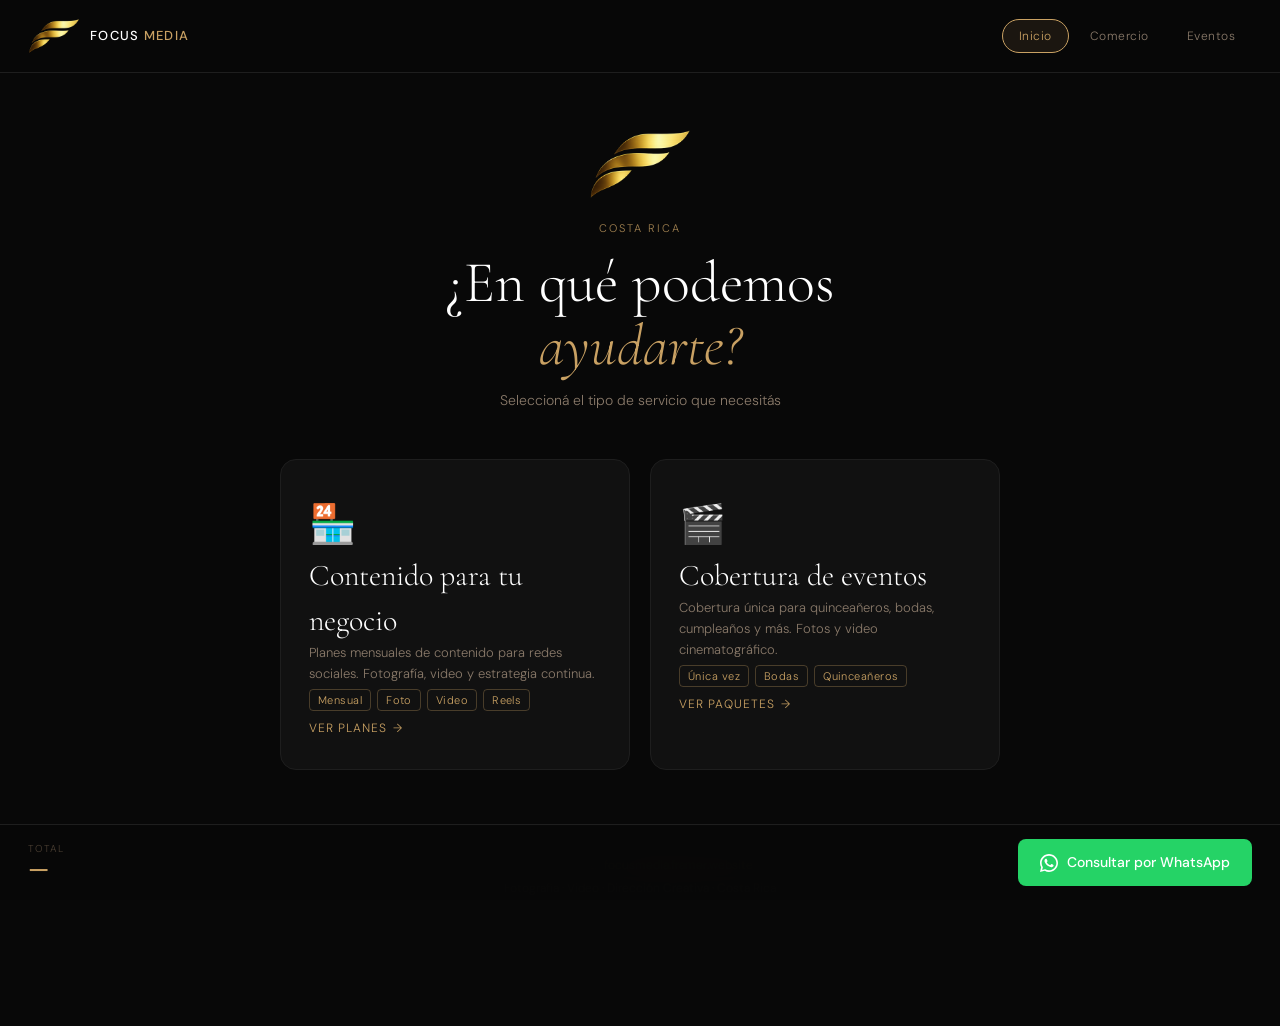
<file: index.html>
<!DOCTYPE html>
<html lang="es">
<head>
<meta charset="UTF-8">
<meta name="viewport" content="width=device-width,initial-scale=1">
<title>Inicio — Focus Media</title>
<meta name="description" content="Focus Media · Propuestas audiovisuales · Costa Rica">
<link rel="preconnect" href="https://fonts.googleapis.com">
<link rel="preconnect" href="https://fonts.gstatic.com" crossorigin>
<link href="https://fonts.googleapis.com/css2?family=Cormorant+Garamond:ital,wght@0,300;0,400;0,500;1,300;1,400&family=DM+Sans:wght@300;400;500&display=swap" rel="stylesheet">
<link rel="stylesheet" href="assets/style.css">
</head>
<body>
<!-- NAV -->
<nav class="nav">
  <a class="nav-brand" href="index.html"><img id="nav-logo-img" src="" alt="Focus Media" /><span class="nav-logo-text">FOCUS <span>MEDIA</span></span></a>
  <div class="nav-links">
    <a class="nav-btn" id="nav-index"    href="index.html">Inicio</a>
    <a class="nav-btn" id="nav-comercio" href="comercio.html">Comercio</a>
    <a class="nav-btn" id="nav-eventos"  href="eventos.html">Eventos</a>
  </div>
</nav>

<main class="section active">
  <div class="index-wrap">
    <div class="index-header">
      <div class="nav-brand" style="justify-content:center;margin-bottom:20px;cursor:default;pointer-events:none">
        <img src="" id="hero-logo-img" alt="Focus Media" style="height:72px;width:auto" />
      </div>
      <span class="eyebrow">Costa Rica</span>
      <h1>¿En qué podemos<br><em style="color:var(--accent)">ayudarte?</em></h1>
      <p>Seleccioná el tipo de servicio que necesitás</p>
    </div>
    <div class="selector-grid">
      <a class="sel-card" href="comercio.html" style="text-decoration:none;color:inherit;display:block">
        <div class="sel-icon">🏪</div>
        <div class="sel-title">Contenido para tu negocio</div>
        <div class="sel-desc">Planes mensuales de contenido para redes sociales. Fotografía, video y estrategia continua.</div>
        <div class="sel-tags">
          <span class="sel-tag">Mensual</span>
          <span class="sel-tag">Foto</span>
          <span class="sel-tag">Video</span>
          <span class="sel-tag">Reels</span>
        </div>
        <div class="sel-arrow">Ver planes <span>→</span></div>
      </a>
      <a class="sel-card" href="eventos.html" style="text-decoration:none;color:inherit;display:block">
        <div class="sel-icon">🎬</div>
        <div class="sel-title">Cobertura de eventos</div>
        <div class="sel-desc">Cobertura única para quinceañeros, bodas, cumpleaños y más. Fotos y video cinematográfico.</div>
        <div class="sel-tags">
          <span class="sel-tag">Única vez</span>
          <span class="sel-tag">Bodas</span>
          <span class="sel-tag">Quinceañeros</span>
        </div>
        <div class="sel-arrow">Ver paquetes <span>→</span></div>
      </a>
    </div>
  </div>
  <div class="page-footer" style="margin-top:0">
    <p>
      Focus Media · <a href="https://focusmedia.framer.website" target="_blank">focusmedia.framer.website</a><br>
      Fotografía · Video · Dirección Creativa · Costa Rica
    </p>
  </div>

<!-- ══════════════════════════════════════════════════════
     SECCIÓN: COMERCIO
══════════════════════════════════════════════════════════ -->
</main>

<div class="sticky-footer" id="sticky">
  <div class="sf-total">
    <div class="sf-label">Total</div>
    <div class="sf-amount" id="sf-amount">—</div>
    <div class="sf-sub" id="sf-sub"></div>
  </div>
  <div class="sf-actions">
    <label class="iva-wrap" id="iva-wrap">
      <input type="checkbox" class="iva-check" id="iva-check" onchange="toggleIva()">
      <span>+ IVA (13%)</span>
    </label>
    <button class="img-btn" id="img-btn" onclick="generateQuoteImage()">
      <svg viewBox="0 0 24 24" fill="none" stroke="currentColor" stroke-width="2" stroke-linecap="round" stroke-linejoin="round">
        <rect x="3" y="3" width="18" height="18" rx="2"/><circle cx="8.5" cy="8.5" r="1.5"/>
        <polyline points="21 15 16 10 5 21"/>
      </svg>
      Generar imagen
    </button>
    <a class="wa-btn" id="wa-btn" href="#" target="_blank">
      <svg viewBox="0 0 24 24" fill="currentColor">
        <path d="M17.472 14.382c-.297-.149-1.758-.867-2.03-.967-.273-.099-.471-.148-.67.15-.197.297-.767.966-.94 1.164-.173.199-.347.223-.644.075-.297-.15-1.255-.463-2.39-1.475-.883-.788-1.48-1.761-1.653-2.059-.173-.297-.018-.458.13-.606.134-.133.298-.347.446-.52.149-.174.198-.298.298-.497.099-.198.05-.371-.025-.52-.075-.149-.669-1.612-.916-2.207-.242-.579-.487-.5-.669-.51-.173-.008-.371-.01-.57-.01-.198 0-.52.074-.792.372-.272.297-1.04 1.016-1.04 2.479 0 1.462 1.065 2.875 1.213 3.074.149.198 2.096 3.2 5.077 4.487.709.306 1.262.489 1.694.625.712.227 1.36.195 1.871.118.571-.085 1.758-.719 2.006-1.413.248-.694.248-1.289.173-1.413-.074-.124-.272-.198-.57-.347z"/>
        <path d="M12 0C5.373 0 0 5.373 0 12c0 2.117.549 4.105 1.514 5.83L0 24l6.335-1.652A11.954 11.954 0 0012 24c6.627 0 12-5.373 12-12S18.627 0 12 0zm0 21.818a9.818 9.818 0 01-5.003-1.37l-.359-.213-3.759.98.999-3.648-.234-.374A9.782 9.782 0 012.182 12C2.182 6.57 6.57 2.182 12 2.182S21.818 6.57 21.818 12 17.43 21.818 12 21.818z"/>
      </svg>
      Consultar por WhatsApp
    </a>
  </div>
</div>


<script src="assets/app.js"></script>
</body>
</html>
</file>
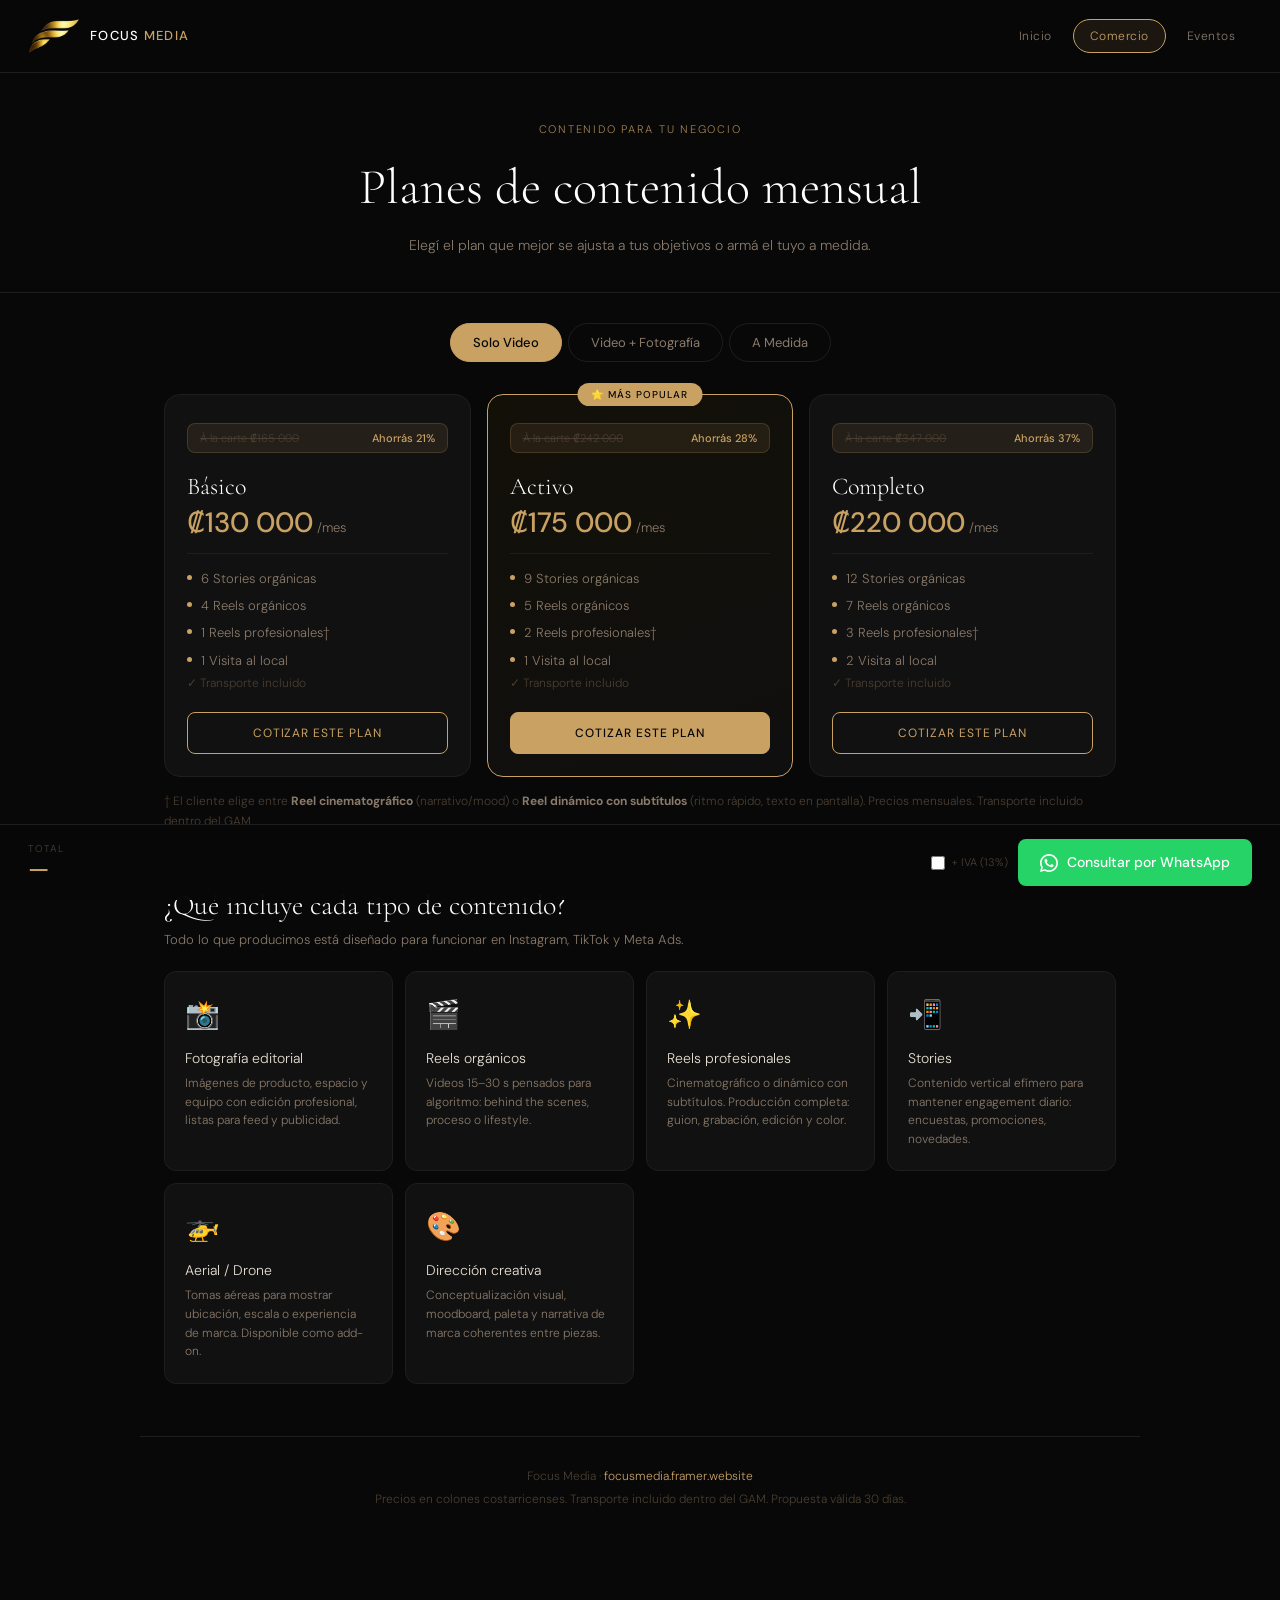
<file: comercio.html>
<!DOCTYPE html>
<html lang="es">
<head>
<meta charset="UTF-8">
<meta name="viewport" content="width=device-width,initial-scale=1">
<title>Comercio — Focus Media</title>
<meta name="description" content="Focus Media · Propuestas audiovisuales · Costa Rica">
<link rel="preconnect" href="https://fonts.googleapis.com">
<link rel="preconnect" href="https://fonts.gstatic.com" crossorigin>
<link href="https://fonts.googleapis.com/css2?family=Cormorant+Garamond:ital,wght@0,300;0,400;0,500;1,300;1,400&family=DM+Sans:wght@300;400;500&display=swap" rel="stylesheet">
<link rel="stylesheet" href="assets/style.css">
</head>
<body>
<!-- NAV -->
<nav class="nav">
  <a class="nav-brand" href="index.html"><img id="nav-logo-img" src="" alt="Focus Media" /><span class="nav-logo-text">FOCUS <span>MEDIA</span></span></a>
  <div class="nav-links">
    <a class="nav-btn" id="nav-index"    href="index.html">Inicio</a>
    <a class="nav-btn" id="nav-comercio" href="comercio.html">Comercio</a>
    <a class="nav-btn" id="nav-eventos"  href="eventos.html">Eventos</a>
  </div>
</nav>

<main class="section active">
  <div class="page-header">
    <span class="eyebrow" style="font-size:11px;letter-spacing:.16em;text-transform:uppercase;color:var(--accent);opacity:.8;display:block;margin-bottom:12px">Contenido para tu negocio</span>
    <h1>Planes de contenido mensual</h1>
    <p>Elegí el plan que mejor se ajusta a tus objetivos o armá el tuyo a medida.</p>
  </div>

  <div class="tabs-wrap" id="comercio-tabs">
    <button class="tab-btn active" onclick="switchTab('video',this)" id="tb-video">Solo Video</button>
    <button class="tab-btn"        onclick="switchTab('foto',this)"  id="tb-foto">Video + Fotografía</button>
    <button class="tab-btn"        onclick="switchTab('builder',this)" id="tb-builder">A Medida</button>
  </div>

  <!-- TAB: Solo Video -->
  <div class="tab-panel active" id="tp-video">
    <div class="plans-outer">
      <div class="plans-grid" id="grid-video"></div>
    </div>
    <p class="plans-nota" id="nota-video"></p>
  </div>

  <!-- TAB: Video + Foto -->
  <div class="tab-panel" id="tp-foto">
    <div class="plans-outer">
      <div class="plans-grid" id="grid-foto"></div>
    </div>
    <p class="plans-nota" id="nota-foto"></p>
  </div>

  <!-- TAB: Builder -->
  <div class="tab-panel" id="tp-builder">
    <div class="builder-head">
      <h2>Armá tu plan</h2>
      <p>Ajustá la cantidad de cada servicio. Los precios mostrados son à la carte.</p>
    </div>
    <div class="builder-grid" id="builder-sliders"></div>
    <div class="tip-wrap"><div class="tip-box" id="tip-box"></div></div>
  </div>

  <!-- TIPOS DE CONTENIDO -->
  <div class="types-section">
    <div class="types-title">¿Qué incluye cada tipo de contenido?</div>
    <div class="types-sub">Todo lo que producimos está diseñado para funcionar en Instagram, TikTok y Meta Ads.</div>
    <div class="types-grid" id="types-grid"></div>
  </div>

  <div class="page-footer">
    <p>
      Focus Media · <a href="https://focusmedia.framer.website" target="_blank">focusmedia.framer.website</a><br>
      Precios en colones costarricenses. Transporte incluido dentro del GAM. Propuesta válida 30 días.
    </p>
  </div>

<!-- ══════════════════════════════════════════════════════
     SECCIÓN: EVENTOS
══════════════════════════════════════════════════════════ -->
</main>

<div class="sticky-footer" id="sticky">
  <div class="sf-total">
    <div class="sf-label">Total</div>
    <div class="sf-amount" id="sf-amount">—</div>
    <div class="sf-sub" id="sf-sub"></div>
  </div>
  <div class="sf-actions">
    <label class="iva-wrap" id="iva-wrap">
      <input type="checkbox" class="iva-check" id="iva-check" onchange="toggleIva()">
      <span>+ IVA (13%)</span>
    </label>
    <button class="img-btn" id="img-btn" onclick="generateQuoteImage()">
      <svg viewBox="0 0 24 24" fill="none" stroke="currentColor" stroke-width="2" stroke-linecap="round" stroke-linejoin="round">
        <rect x="3" y="3" width="18" height="18" rx="2"/><circle cx="8.5" cy="8.5" r="1.5"/>
        <polyline points="21 15 16 10 5 21"/>
      </svg>
      Generar imagen
    </button>
    <a class="wa-btn" id="wa-btn" href="#" target="_blank">
      <svg viewBox="0 0 24 24" fill="currentColor">
        <path d="M17.472 14.382c-.297-.149-1.758-.867-2.03-.967-.273-.099-.471-.148-.67.15-.197.297-.767.966-.94 1.164-.173.199-.347.223-.644.075-.297-.15-1.255-.463-2.39-1.475-.883-.788-1.48-1.761-1.653-2.059-.173-.297-.018-.458.13-.606.134-.133.298-.347.446-.52.149-.174.198-.298.298-.497.099-.198.05-.371-.025-.52-.075-.149-.669-1.612-.916-2.207-.242-.579-.487-.5-.669-.51-.173-.008-.371-.01-.57-.01-.198 0-.52.074-.792.372-.272.297-1.04 1.016-1.04 2.479 0 1.462 1.065 2.875 1.213 3.074.149.198 2.096 3.2 5.077 4.487.709.306 1.262.489 1.694.625.712.227 1.36.195 1.871.118.571-.085 1.758-.719 2.006-1.413.248-.694.248-1.289.173-1.413-.074-.124-.272-.198-.57-.347z"/>
        <path d="M12 0C5.373 0 0 5.373 0 12c0 2.117.549 4.105 1.514 5.83L0 24l6.335-1.652A11.954 11.954 0 0012 24c6.627 0 12-5.373 12-12S18.627 0 12 0zm0 21.818a9.818 9.818 0 01-5.003-1.37l-.359-.213-3.759.98.999-3.648-.234-.374A9.782 9.782 0 012.182 12C2.182 6.57 6.57 2.182 12 2.182S21.818 6.57 21.818 12 17.43 21.818 12 21.818z"/>
      </svg>
      Consultar por WhatsApp
    </a>
  </div>
</div>


<script src="assets/app.js"></script>
</body>
</html>
</file>
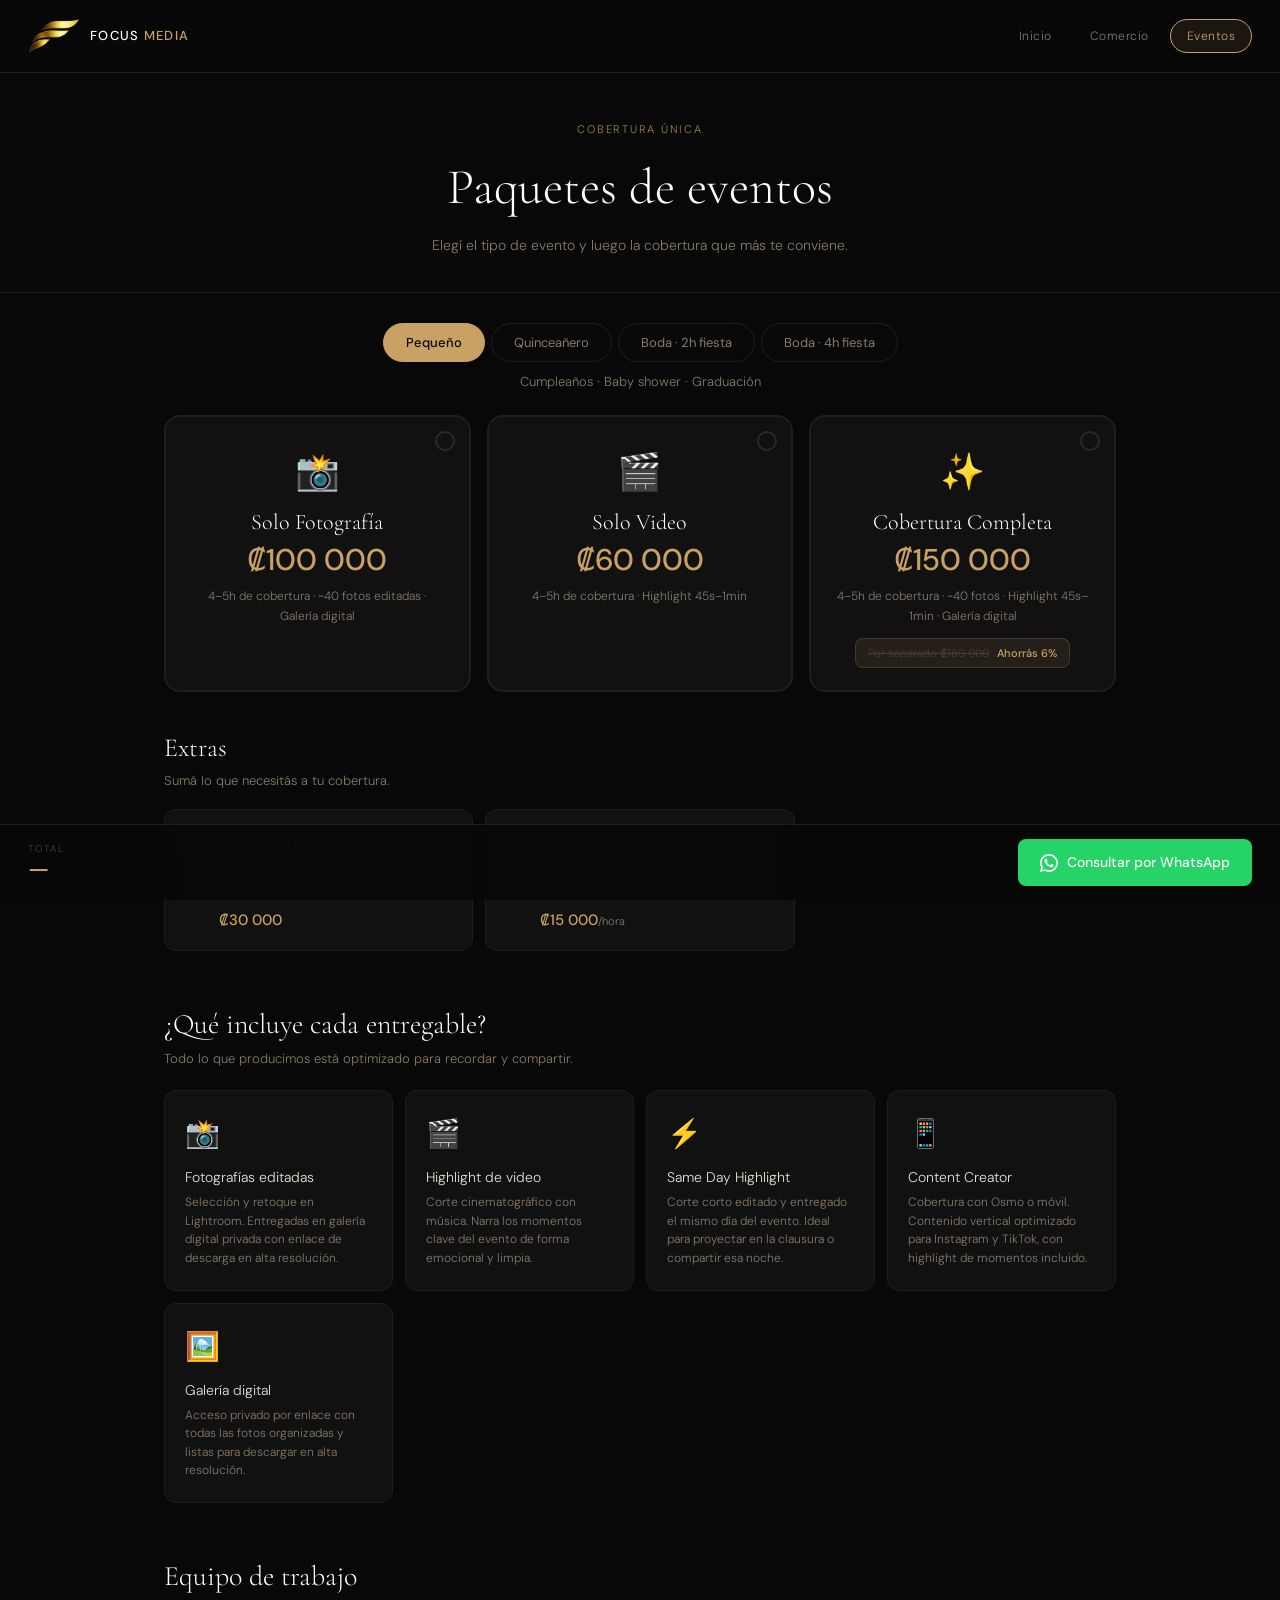
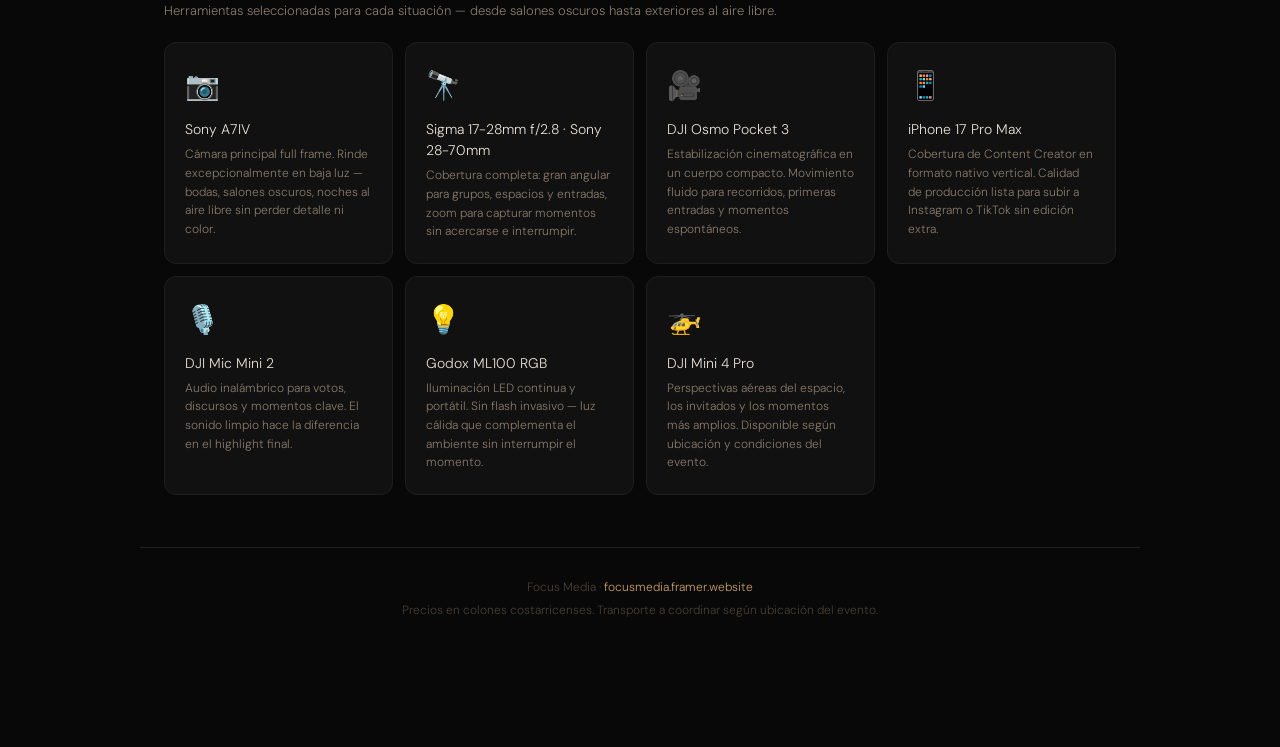
<file: eventos.html>
<!DOCTYPE html>
<html lang="es">
<head>
<meta charset="UTF-8">
<meta name="viewport" content="width=device-width,initial-scale=1">
<title>Eventos — Focus Media</title>
<meta name="description" content="Focus Media · Propuestas audiovisuales · Costa Rica">
<link rel="preconnect" href="https://fonts.googleapis.com">
<link rel="preconnect" href="https://fonts.gstatic.com" crossorigin>
<link href="https://fonts.googleapis.com/css2?family=Cormorant+Garamond:ital,wght@0,300;0,400;0,500;1,300;1,400&family=DM+Sans:wght@300;400;500&display=swap" rel="stylesheet">
<link rel="stylesheet" href="assets/style.css">
</head>
<body>
<!-- NAV -->
<nav class="nav">
  <a class="nav-brand" href="index.html"><img id="nav-logo-img" src="" alt="Focus Media" /><span class="nav-logo-text">FOCUS <span>MEDIA</span></span></a>
  <div class="nav-links">
    <a class="nav-btn" id="nav-index"    href="index.html">Inicio</a>
    <a class="nav-btn" id="nav-comercio" href="comercio.html">Comercio</a>
    <a class="nav-btn" id="nav-eventos"  href="eventos.html">Eventos</a>
  </div>
</nav>

<main class="section active">
  <div class="page-header">
    <span class="eyebrow" style="font-size:11px;letter-spacing:.16em;text-transform:uppercase;color:var(--accent);opacity:.8;display:block;margin-bottom:12px">Cobertura única</span>
    <h1>Paquetes de eventos</h1>
    <p>Elegí el tipo de evento y luego la cobertura que más te conviene.</p>
  </div>

  <!-- Event type tabs -->
  <div class="tabs-wrap" id="ev-tabs">
    <button class="tab-btn active" onclick="switchEventoType('pequeno',this)">Pequeño</button>
    <button class="tab-btn"        onclick="switchEventoType('quince',this)">Quinceañero</button>
    <button class="tab-btn"        onclick="switchEventoType('boda-2h',this)">Boda · 2h fiesta</button>
    <button class="tab-btn"        onclick="switchEventoType('boda-4h',this)">Boda · 4h fiesta</button>
  </div>

  <div class="ev-type-sub" id="ev-subtitle">Cumpleaños · Baby shower · Graduación</div>

  <div class="ev-tracks-outer">
    <div class="ev-track-grid" id="ev-tracks"></div>
  </div>

  <!-- ADD-ONS -->
  <div class="addons-section">
    <div class="addons-title">Extras</div>
    <div class="addons-sub">Sumá lo que necesitás a tu cobertura.</div>
    <div class="addons-grid" id="addons-grid"></div>
  </div>

  <!-- Content creator hours (oculto hasta seleccionar) -->
  <div class="cc-wrap" id="cc-wrap">
    <div class="cc-card">
      <div class="cc-left">
        <div class="cc-name">Content Creator — horas de cobertura</div>
        <div class="cc-note">₡15,000/hora · Osmo o móvil · cobertura + highlight de momentos importantes · mín 3h</div>
      </div>
      <div class="cc-right">
        <div class="cc-stepper">
          <button class="stp-btn" onclick="ccHours(-1)">−</button>
          <div class="stp-val" id="cc-h-val">3</div>
          <button class="stp-btn" onclick="ccHours(1)">+</button>
        </div>
        <div class="cc-total" id="cc-h-total">₡45,000</div>
      </div>
    </div>
  </div>

  <!-- TIPOS DE ENTREGABLE -->
  <div class="types-section" id="evento-types-section"></div>

  <!-- EQUIPO -->
  <div class="types-section" id="evento-gear-section"></div>

  <div class="page-footer">
    <p>
      Focus Media · <a href="https://focusmedia.framer.website" target="_blank">focusmedia.framer.website</a><br>
      Precios en colones costarricenses. Transporte a coordinar según ubicación del evento.
    </p>
  </div>

<!-- STICKY FOOTER -->
</main>

<div class="sticky-footer" id="sticky">
  <div class="sf-total">
    <div class="sf-label">Total</div>
    <div class="sf-amount" id="sf-amount">—</div>
    <div class="sf-sub" id="sf-sub"></div>
  </div>
  <div class="sf-actions">
    <label class="iva-wrap" id="iva-wrap">
      <input type="checkbox" class="iva-check" id="iva-check" onchange="toggleIva()">
      <span>+ IVA (13%)</span>
    </label>
    <button class="img-btn" id="img-btn" onclick="generateQuoteImage()">
      <svg viewBox="0 0 24 24" fill="none" stroke="currentColor" stroke-width="2" stroke-linecap="round" stroke-linejoin="round">
        <rect x="3" y="3" width="18" height="18" rx="2"/><circle cx="8.5" cy="8.5" r="1.5"/>
        <polyline points="21 15 16 10 5 21"/>
      </svg>
      Generar imagen
    </button>
    <a class="wa-btn" id="wa-btn" href="#" target="_blank">
      <svg viewBox="0 0 24 24" fill="currentColor">
        <path d="M17.472 14.382c-.297-.149-1.758-.867-2.03-.967-.273-.099-.471-.148-.67.15-.197.297-.767.966-.94 1.164-.173.199-.347.223-.644.075-.297-.15-1.255-.463-2.39-1.475-.883-.788-1.48-1.761-1.653-2.059-.173-.297-.018-.458.13-.606.134-.133.298-.347.446-.52.149-.174.198-.298.298-.497.099-.198.05-.371-.025-.52-.075-.149-.669-1.612-.916-2.207-.242-.579-.487-.5-.669-.51-.173-.008-.371-.01-.57-.01-.198 0-.52.074-.792.372-.272.297-1.04 1.016-1.04 2.479 0 1.462 1.065 2.875 1.213 3.074.149.198 2.096 3.2 5.077 4.487.709.306 1.262.489 1.694.625.712.227 1.36.195 1.871.118.571-.085 1.758-.719 2.006-1.413.248-.694.248-1.289.173-1.413-.074-.124-.272-.198-.57-.347z"/>
        <path d="M12 0C5.373 0 0 5.373 0 12c0 2.117.549 4.105 1.514 5.83L0 24l6.335-1.652A11.954 11.954 0 0012 24c6.627 0 12-5.373 12-12S18.627 0 12 0zm0 21.818a9.818 9.818 0 01-5.003-1.37l-.359-.213-3.759.98.999-3.648-.234-.374A9.782 9.782 0 012.182 12C2.182 6.57 6.57 2.182 12 2.182S21.818 6.57 21.818 12 17.43 21.818 12 21.818z"/>
      </svg>
      Consultar por WhatsApp
    </a>
  </div>
</div>


<script src="assets/app.js"></script>
</body>
</html>
</file>
<file: assets/style.css>
:root {
  --bg:         #080808;
  --surface:    #111111;
  --surface-2:  #161616;
  --border:     #1e1e1e;
  --border-lt:  #2a2a2a;
  --accent:     #C9A163;
  --accent-dim: rgba(201,161,99,.10);
  --hover:      rgba(201,161,99,.25);
  --text:       #e8e0d4;
  --muted:      #8a7a6a;
  --dim:        #4a3e32;
  --r-lg: 16px; --r: 12px; --r-sm: 8px; --r-pill: 40px;
}
*,*::before,*::after{box-sizing:border-box;margin:0;padding:0}
html{scroll-behavior:smooth}
body{
  background:var(--bg);color:var(--text);
  font-family:'DM Sans',sans-serif;font-weight:300;font-size:15px;
  line-height:1.5;min-height:100vh;-webkit-font-smoothing:antialiased;
  padding-bottom:90px;
}

/* ── NAV ────────────────────────────────────────────────── */
.nav{
  display:flex;align-items:center;justify-content:space-between;
  padding:18px 28px;border-bottom:1px solid var(--border);
  position:sticky;top:0;background:rgba(8,8,8,.92);
  backdrop-filter:blur(20px);z-index:200;
}
.nav-brand{
  display:flex;align-items:center;gap:10px;
  color:#fff;text-decoration:none;cursor:pointer;
}
.nav-brand img{height:36px;width:auto;display:block}
.nav-logo-text{font-size:13px;font-weight:500;letter-spacing:.1em}
.nav-logo-text span{color:var(--accent)}

.nav-links{display:flex;gap:4px}
.nav-btn{
  background:transparent;border:1px solid transparent;
  color:var(--muted);padding:7px 16px;border-radius:var(--r-pill);
  font-family:'DM Sans',sans-serif;font-size:12px;letter-spacing:.04em;
  cursor:pointer;transition:all .2s;
}
.nav-btn:hover{color:var(--accent);border-color:rgba(201,161,99,.3)}
.nav-btn.active{color:var(--accent);border-color:var(--accent);background:var(--accent-dim)}

/* ── SECTIONS ───────────────────────────────────────────── */
.section{display:none}
.section.active{display:block}

/* ══════════════════════════════════════════════════════════
   INDEX
══════════════════════════════════════════════════════════ */
.index-wrap{
  min-height:calc(100vh - 58px - 90px);
  display:flex;flex-direction:column;
  align-items:center;justify-content:center;
  padding:40px 24px;
}
.index-header{text-align:center;margin-bottom:48px}
.eyebrow{
  font-size:11px;letter-spacing:.18em;text-transform:uppercase;
  color:var(--accent);opacity:.8;margin-bottom:14px;display:block;
}
.index-header h1{
  font-family:'Cormorant Garamond',serif;font-weight:300;
  font-size:clamp(36px,6vw,58px);color:#fff;line-height:1.1;
}
.index-header p{font-size:14px;color:var(--muted);margin-top:12px}

.selector-grid{
  display:grid;grid-template-columns:1fr 1fr;
  gap:20px;max-width:720px;width:100%;
}
@media(max-width:520px){.selector-grid{grid-template-columns:1fr}}

.sel-card{
  background:var(--surface);border:1px solid var(--border);
  border-radius:var(--r-lg);padding:36px 28px 30px;
  cursor:pointer;transition:all .25s;
  display:flex;flex-direction:column;gap:12px;
  text-align:left;position:relative;overflow:hidden;
}
.sel-card::after{
  content:'';position:absolute;inset:0;
  background:linear-gradient(135deg,rgba(201,161,99,.07),transparent 60%);
  opacity:0;transition:opacity .25s;
}
.sel-card:hover{border-color:rgba(201,161,99,.5);transform:translateY(-3px);box-shadow:0 8px 32px rgba(0,0,0,.5)}
.sel-card:hover::after{opacity:1}
.sel-icon{font-size:38px}
.sel-title{font-family:'Cormorant Garamond',serif;font-size:30px;font-weight:300;color:#fff}
.sel-desc{font-size:13px;color:var(--muted);line-height:1.6}
.sel-tags{display:flex;flex-wrap:wrap;gap:6px;margin-top:4px}
.sel-tag{
  font-size:11px;color:var(--accent);
  border:1px solid rgba(201,161,99,.3);
  border-radius:4px;padding:2px 8px;letter-spacing:.04em;
}
.sel-arrow{
  margin-top:8px;font-size:12px;color:var(--accent);
  letter-spacing:.08em;text-transform:uppercase;
  display:inline-flex;align-items:center;gap:6px;
}

/* ══════════════════════════════════════════════════════════
   PÁGINA HEADER
══════════════════════════════════════════════════════════ */
.page-header{
  text-align:center;padding:48px 24px 36px;
  border-bottom:1px solid var(--border);
}
.page-header h1{
  font-family:'Cormorant Garamond',serif;font-weight:300;
  font-size:clamp(30px,5vw,50px);color:#fff;
}
.page-header p{font-size:14px;color:var(--muted);margin-top:10px;max-width:480px;margin-left:auto;margin-right:auto}

/* ══════════════════════════════════════════════════════════
   TABS
══════════════════════════════════════════════════════════ */
.tabs-wrap{display:flex;gap:6px;justify-content:center;padding:30px 24px 0;flex-wrap:wrap}
.tab-btn{
  background:transparent;border:1px solid var(--border);color:var(--muted);
  padding:10px 22px;border-radius:var(--r-pill);font-family:'DM Sans',sans-serif;
  font-size:13px;cursor:pointer;transition:all .2s;white-space:nowrap;
}
.tab-btn:hover{border-color:var(--accent);color:var(--accent)}
.tab-btn.active{background:var(--accent);border-color:var(--accent);color:#080808;font-weight:500}
.tab-panel{display:none}
.tab-panel.active{display:block}

/* ══════════════════════════════════════════════════════════
   PLAN CARDS
══════════════════════════════════════════════════════════ */
.plans-outer{max-width:1000px;margin:0 auto;padding:32px 24px 0}
.plans-grid{display:grid;grid-template-columns:repeat(auto-fit,minmax(280px,1fr));gap:16px}
.plan-card{
  background:var(--surface);border:1px solid var(--border);
  border-radius:var(--r-lg);padding:28px 22px 22px;
  position:relative;transition:border-color .2s,transform .2s;
  display:flex;flex-direction:column;
}
.plan-card:hover{border-color:rgba(201,161,99,.3);transform:translateY(-2px)}
.plan-card.featured{border-color:var(--accent);background:linear-gradient(160deg,#131008,#0f0f0f)}
.plan-badge{
  position:absolute;top:-12px;left:50%;transform:translateX(-50%);
  background:var(--accent);color:#080808;font-size:10px;font-weight:500;
  letter-spacing:.1em;text-transform:uppercase;padding:4px 14px;
  border-radius:var(--r-pill);white-space:nowrap;
}
.savings-strip{
  background:var(--accent-dim);border:1px solid rgba(201,161,99,.2);
  border-radius:var(--r-sm);padding:6px 12px;
  display:flex;justify-content:space-between;align-items:center;gap:8px;
  margin-bottom:16px;
}
.savings-strip .alacarte{font-size:11px;color:var(--dim);text-decoration:line-through}
.savings-strip .saving{font-size:11px;color:var(--accent);font-weight:500;white-space:nowrap}
.plan-name{font-family:'Cormorant Garamond',serif;font-size:24px;color:#fff;margin-bottom:4px}
.plan-price{font-size:28px;font-weight:500;color:var(--accent);line-height:1}
.plan-price small{font-size:13px;font-weight:300;color:var(--muted);margin-left:4px}
.plan-divider{height:1px;background:var(--border);margin:16px 0}
.plan-feats{list-style:none;display:flex;flex-direction:column;gap:9px;flex:1}
.plan-feats li{
  font-size:13px;color:var(--muted);
  display:flex;align-items:flex-start;gap:9px;line-height:1.4;
}
.plan-feats li::before{
  content:'';width:5px;height:5px;border-radius:50%;
  background:var(--accent);flex-shrink:0;margin-top:5px;
}
.plan-cta{
  display:block;width:100%;margin-top:20px;padding:12px;
  background:transparent;border:1px solid var(--accent);color:var(--accent);
  border-radius:var(--r-sm);font-family:'DM Sans',sans-serif;font-size:12px;
  letter-spacing:.08em;text-transform:uppercase;cursor:pointer;
  text-align:center;transition:all .2s;
}
.plan-cta:hover,.plan-card.featured .plan-cta{background:var(--accent);color:#080808;font-weight:500}
.plans-nota{max-width:1000px;margin:14px auto 0;padding:0 24px;font-size:12px;color:var(--dim);line-height:1.7}
.plans-nota strong{color:var(--muted)}

/* ══════════════════════════════════════════════════════════
   BUILDER
══════════════════════════════════════════════════════════ */
.builder-head{max-width:1000px;margin:0 auto;padding:32px 24px 0}
.builder-head h2{font-family:'Cormorant Garamond',serif;font-size:26px;color:#fff;font-weight:300}
.builder-head p{font-size:13px;color:var(--muted);margin-top:4px}
.builder-grid{max-width:1000px;margin:20px auto 0;padding:0 24px;display:grid;grid-template-columns:repeat(auto-fill,minmax(280px,1fr));gap:12px}

.sl-card{background:var(--surface);border:1px solid var(--border);border-radius:var(--r);padding:20px}
.sl-top{display:flex;justify-content:space-between;align-items:flex-start;margin-bottom:14px}
.sl-info .sl-name{font-size:13px;color:var(--text)}
.sl-info .sl-unit{font-size:11px;color:var(--dim);margin-top:2px}
.sl-count{font-size:26px;font-weight:500;color:var(--accent);line-height:1;min-width:36px;text-align:right}

input[type=range]{-webkit-appearance:none;width:100%;height:3px;background:var(--border-lt);border-radius:2px;outline:none;cursor:pointer}
input[type=range]::-webkit-slider-thumb{
  -webkit-appearance:none;width:18px;height:18px;border-radius:50%;
  background:var(--accent);cursor:pointer;
  box-shadow:0 0 0 3px rgba(201,161,99,.15);transition:box-shadow .15s;
}
input[type=range]::-webkit-slider-thumb:hover{box-shadow:0 0 0 6px rgba(201,161,99,.2)}

.stepper{display:flex;align-items:center;margin-top:12px}
.stp-btn{
  width:34px;height:34px;background:var(--surface-2);
  border:1px solid var(--border-lt);color:var(--muted);
  font-size:18px;cursor:pointer;display:flex;
  align-items:center;justify-content:center;transition:all .15s;flex-shrink:0;
}
.stp-btn:first-child{border-radius:var(--r-sm) 0 0 var(--r-sm)}
.stp-btn:last-child{border-radius:0 var(--r-sm) var(--r-sm) 0}
.stp-btn:hover{background:var(--border);color:var(--accent)}
.stp-val{
  flex:1;text-align:center;background:var(--surface-2);
  border:1px solid var(--border-lt);border-left:none;border-right:none;
  color:var(--accent);font-size:16px;font-weight:500;
  height:34px;line-height:34px;
}
input[type=number].stp-input{
  flex:1;text-align:center;background:var(--surface-2);
  border:1px solid var(--border-lt);border-left:none;border-right:none;
  color:var(--accent);font-size:16px;font-weight:500;font-family:'DM Sans',sans-serif;
  height:34px;outline:none;width:0;-moz-appearance:textfield;
}
input[type=number].stp-input::-webkit-outer-spin-button,
input[type=number].stp-input::-webkit-inner-spin-button{-webkit-appearance:none;margin:0}

.tip-wrap{max-width:1000px;margin:14px auto 0;padding:0 24px}
.tip-box{
  background:var(--accent-dim);border:1px solid rgba(201,161,99,.25);
  border-radius:var(--r-sm);padding:12px 16px;font-size:13px;
  color:var(--accent);display:none;line-height:1.5;
}
.tip-box.show{display:block}

/* ══════════════════════════════════════════════════════════
   EVENTOS
══════════════════════════════════════════════════════════ */
.ev-type-sub{
  text-align:center;font-size:13px;color:var(--muted);
  padding:10px 24px 0;max-width:1000px;margin:0 auto;min-height:20px;
}
.ev-tracks-outer{max-width:1000px;margin:0 auto;padding:24px 24px 0}
.ev-track-grid{display:grid;grid-template-columns:repeat(3,1fr);gap:16px}
@media(max-width:700px){.ev-track-grid{grid-template-columns:1fr}}
.ev-track-card{
  background:var(--surface);border:2px solid var(--border);
  border-radius:var(--r-lg);padding:28px 22px 22px;cursor:pointer;
  transition:all .22s;position:relative;
  display:flex;flex-direction:column;align-items:center;text-align:center;
}
.ev-track-card:hover{border-color:rgba(201,161,99,.4);transform:translateY(-2px)}
.ev-track-card.sel{border-color:var(--accent);background:linear-gradient(160deg,#131008,#0f0f0f)}
.ev-check{
  position:absolute;top:14px;right:14px;
  width:20px;height:20px;border-radius:50%;
  border:2px solid var(--border-lt);background:transparent;
  transition:all .2s;display:flex;align-items:center;justify-content:center;
}
.ev-track-card.sel .ev-check{background:var(--accent);border-color:var(--accent)}
.ev-track-card.sel .ev-check::after{
  content:'';width:6px;height:10px;
  border:2px solid #080808;border-top:none;border-left:none;
  transform:rotate(45deg) translateY(-1px);display:block;
}
.etc-icon{font-size:36px;margin-bottom:10px}
.etc-name{font-family:'Cormorant Garamond',serif;font-size:22px;color:#fff;margin-bottom:10px;line-height:1.2}
.etc-price{font-size:30px;font-weight:500;color:var(--accent);margin-bottom:12px;line-height:1}
.etc-meta{font-size:12px;color:var(--muted);line-height:1.6}
.etc-savings{margin-top:10px;font-size:11px;color:var(--accent);opacity:.85;font-weight:500;letter-spacing:.02em}

/* ADD-ONS */
.addons-section{max-width:1000px;margin:36px auto 0;padding:0 24px}
.addons-title{font-family:'Cormorant Garamond',serif;font-size:26px;color:#fff;font-weight:300;margin-bottom:4px}
.addons-sub{font-size:13px;color:var(--muted);margin-bottom:18px}
.addons-grid{display:grid;grid-template-columns:repeat(auto-fill,minmax(260px,1fr));gap:12px}

.ao-card{
  background:var(--surface);border:1px solid var(--border);
  border-radius:var(--r);padding:18px 20px;cursor:pointer;
  transition:all .2s;display:flex;align-items:flex-start;gap:14px;
}
.ao-card:hover{border-color:rgba(201,161,99,.3)}
.ao-card.sel{border-color:var(--accent);background:var(--accent-dim)}
.ao-check{
  width:20px;height:20px;border-radius:4px;border:2px solid var(--border-lt);
  flex-shrink:0;margin-top:1px;display:flex;align-items:center;
  justify-content:center;transition:all .2s;
}
.ao-card.sel .ao-check{background:var(--accent);border-color:var(--accent)}
.ao-card.sel .ao-check::after{
  content:'';width:5px;height:9px;
  border:2px solid #080808;border-top:none;border-left:none;
  transform:rotate(45deg) translateY(-1px);display:block;
}
.ao-name{font-size:14px;color:var(--text);margin-bottom:3px}
.ao-desc{font-size:12px;color:var(--muted);line-height:1.4}
.ao-price{font-size:15px;font-weight:500;color:var(--accent);margin-top:7px}
.ao-price small{font-size:11px;font-weight:300;color:var(--muted)}

/* Content creator hours */
.cc-wrap{max-width:1000px;margin:14px auto 0;padding:0 24px;display:none}
.cc-wrap.show{display:block}
.cc-card{
  background:var(--surface);border:1px solid rgba(201,161,99,.3);
  border-radius:var(--r);padding:20px 24px;
  display:flex;align-items:center;justify-content:space-between;gap:24px;flex-wrap:wrap;
}
.cc-left .cc-name{font-size:14px;color:var(--text)}
.cc-left .cc-note{font-size:12px;color:var(--muted);margin-top:2px}
.cc-right{display:flex;align-items:center;gap:16px}
.cc-stepper{display:flex;align-items:center}
.cc-total{font-size:20px;font-weight:500;color:var(--accent);white-space:nowrap}

/* ══════════════════════════════════════════════════════════
   TIPOS DE CONTENIDO
══════════════════════════════════════════════════════════ */
.types-section{max-width:1000px;margin:52px auto 0;padding:0 24px}
.types-title{font-family:'Cormorant Garamond',serif;font-size:28px;color:#fff;font-weight:300;margin-bottom:4px}
.types-sub{font-size:13px;color:var(--muted);margin-bottom:22px}
.types-grid{display:grid;grid-template-columns:repeat(auto-fill,minmax(210px,1fr));gap:12px}
.type-card{background:var(--surface);border:1px solid var(--border);border-radius:var(--r);padding:22px 20px}
.type-icon{font-size:28px;margin-bottom:12px}
.type-name{font-size:14px;color:var(--text);margin-bottom:5px}
.type-desc{font-size:12px;color:var(--muted);line-height:1.55}

/* ══════════════════════════════════════════════════════════
   FOOTER
══════════════════════════════════════════════════════════ */
.page-footer{
  max-width:1000px;margin:52px auto 0;padding:28px 24px 36px;
  border-top:1px solid var(--border);text-align:center;
}
.page-footer p{font-size:12px;color:var(--dim);line-height:1.9}
.page-footer a{color:var(--accent);text-decoration:none}

/* STICKY */
.sticky-footer{
  position:fixed;bottom:0;left:0;right:0;
  background:rgba(8,8,8,.94);backdrop-filter:blur(20px);
  border-top:1px solid var(--border);padding:14px 28px;
  display:flex;align-items:center;justify-content:space-between;gap:16px;z-index:100;
}
.sf-total .sf-label{font-size:10px;color:var(--dim);letter-spacing:.1em;text-transform:uppercase}
.sf-total .sf-amount{font-size:24px;font-weight:500;color:var(--accent);line-height:1.1}
.sf-total .sf-sub{font-size:11px;color:var(--dim);margin-top:1px}
.wa-btn{
  display:inline-flex;align-items:center;gap:9px;
  background:#25D366;color:#fff;border:none;border-radius:var(--r-sm);
  padding:13px 22px;font-family:'DM Sans',sans-serif;font-size:14px;
  font-weight:500;cursor:pointer;text-decoration:none;transition:background .2s;white-space:nowrap;
}
.wa-btn:hover{background:#20c05c}
.wa-btn svg{width:18px;height:18px;flex-shrink:0}

@media(max-width:600px){
  .sticky-footer{padding:12px 16px}
  .sf-total .sf-amount{font-size:20px}
  .wa-btn{padding:12px 16px;font-size:13px}
  .nav{padding:16px 20px}
}

/* IVA toggle */
.iva-wrap{display:none;align-items:center;gap:7px;font-size:11px;color:var(--dim);cursor:pointer;white-space:nowrap}
.iva-wrap.show{display:flex}
.iva-check{width:14px;height:14px;accent-color:var(--accent);cursor:pointer;flex-shrink:0}
/* Generar imagen */
.img-btn{
  display:none;align-items:center;gap:8px;
  background:transparent;border:1px solid rgba(201,161,99,.35);
  color:var(--accent);border-radius:var(--r-sm);
  padding:10px 16px;font-family:'DM Sans',sans-serif;font-size:13px;
  font-weight:500;cursor:pointer;transition:all .2s;white-space:nowrap;flex-shrink:0;
}
.img-btn.show{display:inline-flex}
.img-btn:hover{border-color:var(--accent);background:rgba(201,161,99,.07)}
.img-btn svg{width:15px;height:15px;flex-shrink:0}
.sf-actions{display:flex;align-items:center;gap:10px;flex-wrap:wrap;justify-content:flex-end}
@media(max-width:600px){
  .img-btn{padding:10px 12px;font-size:12px}
  .iva-wrap{font-size:10px}
}
/* multi-page nav: <a> links styled like nav buttons */
.nav-brand{ text-decoration:none }
.nav-btn{ text-decoration:none; display:inline-flex; align-items:center; }
</file>
